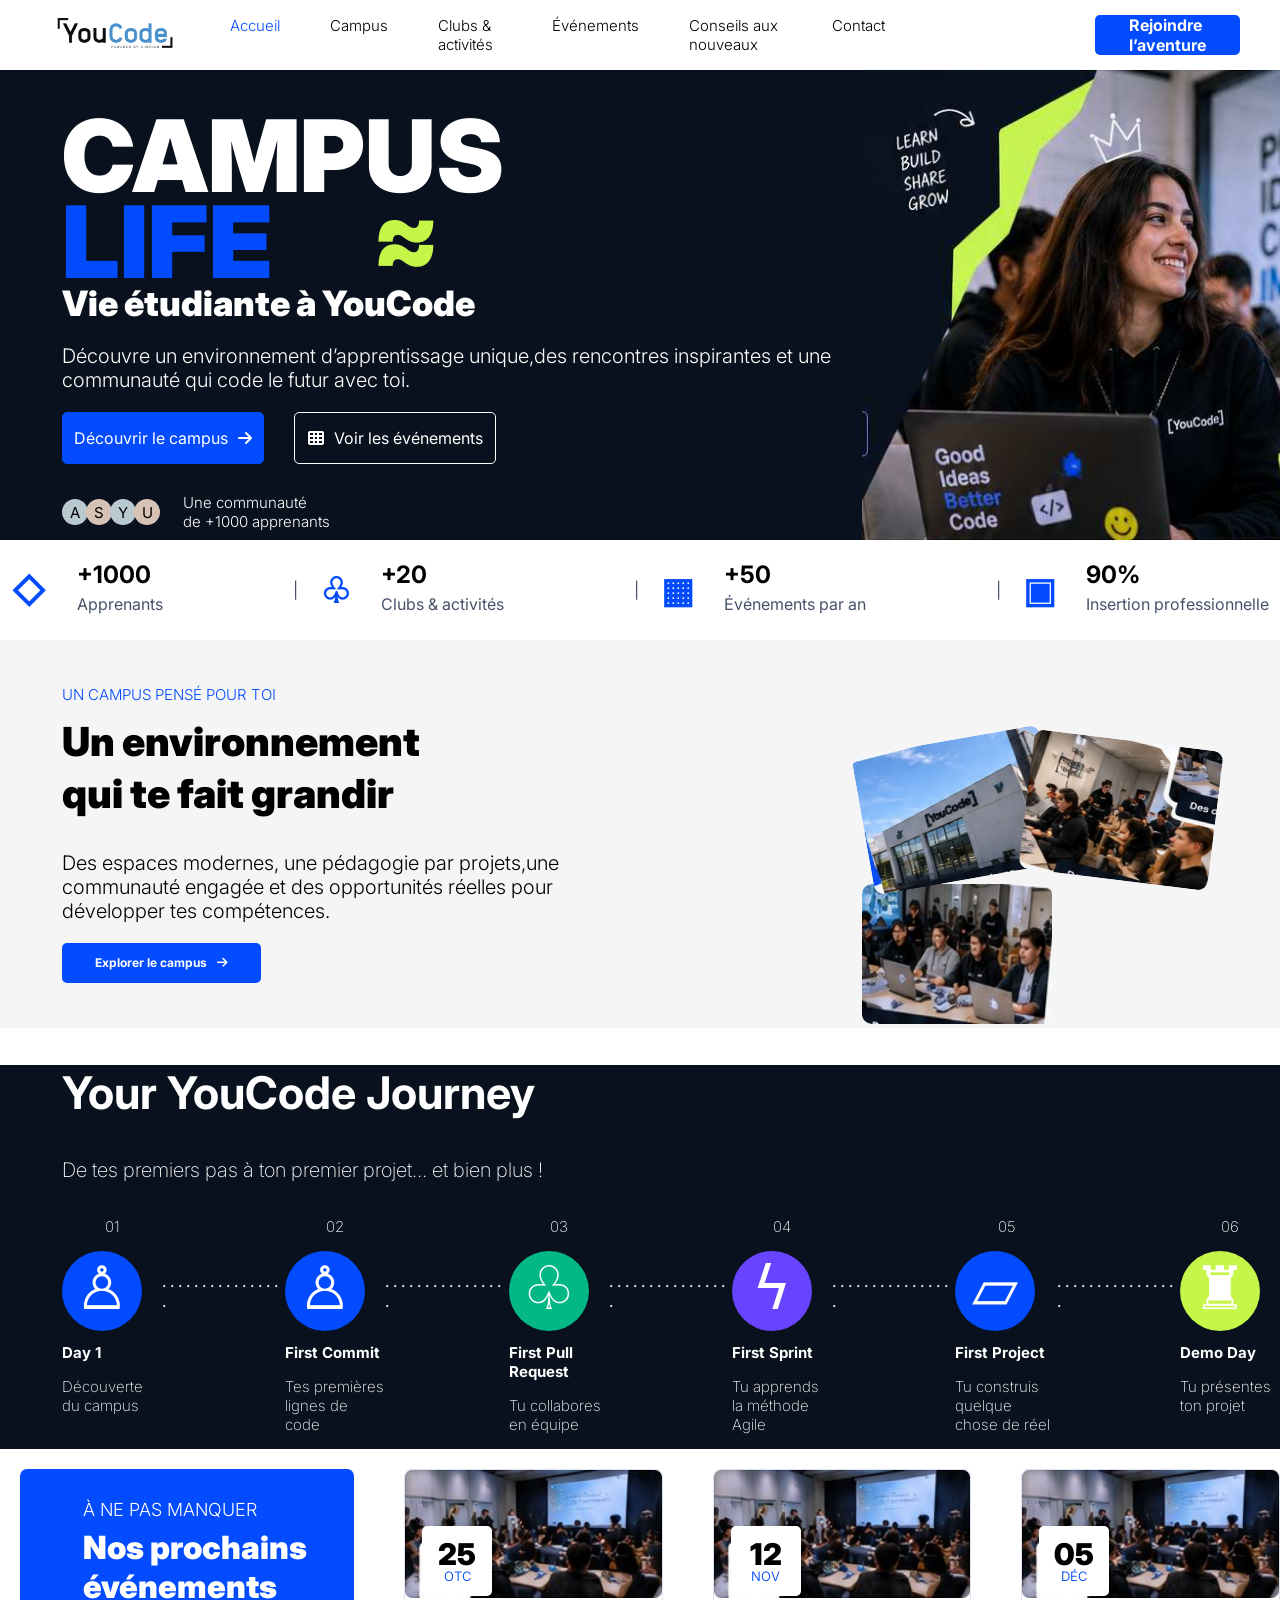
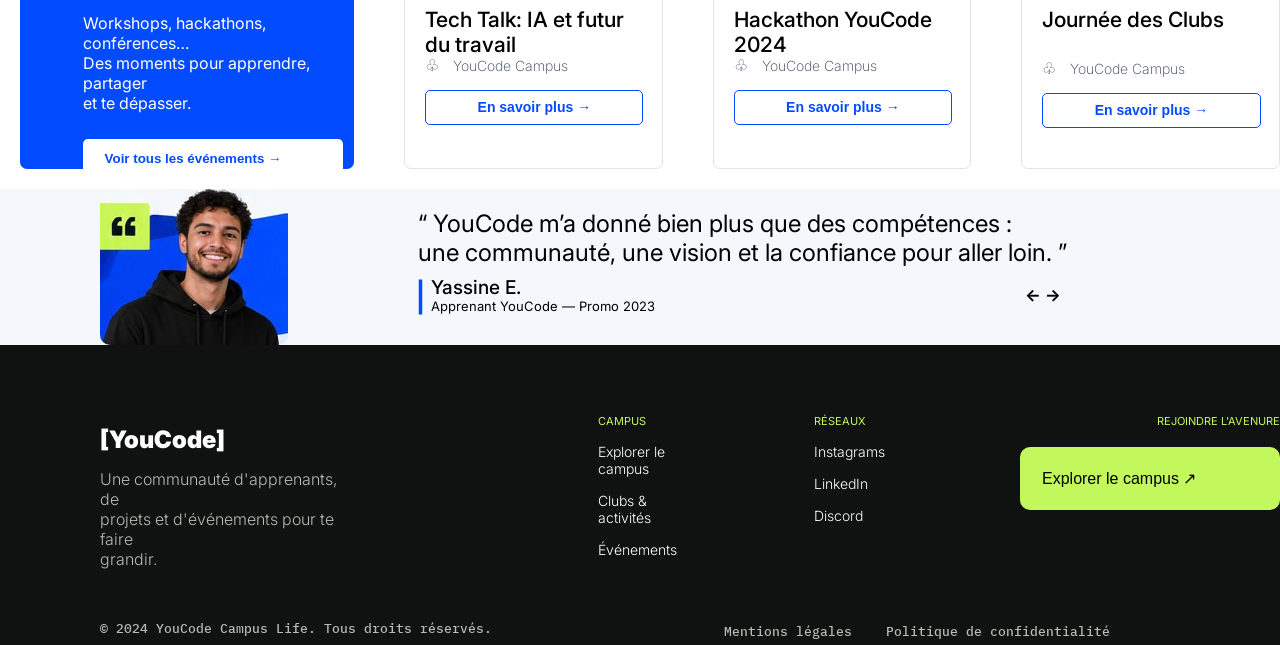
<file: Campus-life/index.html>
<!DOCTYPE html>
<html lang="en">

<head>
    <link rel="preconnect" href="https://fonts.googleapis.com">
    <link rel="preconnect" href="https://fonts.gstatic.com" crossorigin>
    <link
        href="https://fonts.googleapis.com/css2?family=Google+Sans:ital,opsz,wght@0,17..18,400..700;1,17..18,400..700&family=Inter:ital,opsz,wght@0,14..32,100..900;1,14..32,100..900&family=Isometra&display=swap"
        rel="stylesheet">
    <meta charset="UTF-8">
    <meta name="viewport" content="width=device-width, initial-scale=1.0">
    <link rel="preconnect" href="https://fonts.googleapis.com">
    <link rel="preconnect" href="https://fonts.gstatic.com" crossorigin>
    <link href="https://fonts.googleapis.com/css2?family=Google+Sans:ital,opsz,wght@0,17..18,400..700;1,17..18,400..700&family=IBM+Plex+Mono:ital,wght@0,100;0,200;0,300;0,400;0,500;0,600;0,700;1,100;1,200;1,300;1,400;1,500;1,600;1,700&family=Inter:ital,opsz,wght@0,14..32,100..900;1,14..32,100..900&family=Isometra&display=swap" rel="stylesheet">
    <link rel="stylesheet" href="https://cdnjs.cloudflare.com/ajax/libs/font-awesome/6.5.2/css/all.min.css">
    <link rel="stylesheet" href="style.css">
    <title>Document</title>
</head>

<body>
    <header>
        <a href="./index.html"><img class="logo" src="./assets/youcode_logo_dark.png" alt="Logo"></a>
        <nav class="nav-bar">
            <ul>
                <li><a href="./index.html" style="color: #034BFF;">Accueil</a></li>
                <li><a href="./campus.html">Campus</a></li>
                <li><a href="./clubs.html">Clubs & activités</a></li>
                <li><a href="./events.html">Événements</a></li>
                <li><a href="./advice.html">Conseils aux nouveaux</a></li>
                <li><a href="./contact.html">Contact</a></li>
            </ul>
        </nav>
        <a href="#" class="btn-join">Rejoindre <br> l’aventure </a>
    </header>
    <section class="middle_section">
        <div class="campus-content">
            <h1>CAMPUS</h1>
            <div style="display: flex; align-items: center;">
                <h1 style="margin-top: -35px;color: #034BFF;">LIFE</h1>
                <h1 style="margin-left: 100px;margin-top: -45px;color: #C7F64A;">≈</h1>
            </div>
            <h1 style="font-size: 35px; margin-top: -20px;">Vie étudiante à YouCode</h1>
            <p>Découvre un environnement d’apprentissage unique,des rencontres inspirantes et une communauté qui code le
                futur avec toi.</p>
            <section class="button-campus">
                <a href="" style="background-color: #034BFF;border: 1px solid #034BFF;">Découvrir le campus <i style="color: white; margin-left: 10px;" class="fa-solid fa-arrow-right"></i></a>
                <a href=""><i style="color: white; margin-right: 10px;" class="fa-solid fa-table-cells"></i> Voir les événements</a>
            </section>

            <div class="profils-container">
                <p style="background-color: #B8C9CF;">A</p>
                <p style="background-color: #D7C3B6;">S</p>
                <p style="background-color: #B8C9CF;">Y</p>
                <p style="background-color: #D7C3B6;">U</p>
                <div class="profils-stats">
                    <span>Une communauté <br> de +1000 apprenants</span>
                </div>
            </div>
        </div>
        <img src="./assets/5e478cdfb2598301883ad6cc78cef2d10b1388c6.jpg" class="campus-image" alt="Campus life">
    </section>
    <section class="stats">
        <div class="stats-container">
            <div class="stat">
                <div class="stat-icon">
                    <h1>◇</h1>
                </div>
                <div class="text-stats">
                    <h2>+1000</h2>
                    <p>Apprenants</p>
                </div>
                <span
                    style="justify-content: center;align-items: center;display: flex;margin-left: 100px;color: #47526A;">|</span>
            </div>
            <div class="stat">
                <div class="stat-icon">
                    <h1>♧</h1>
                </div>
                <div class="text-stats">
                    <h2>+20</h2>
                    <p>Clubs & activités</p>
                </div>
                <span
                    style="justify-content: center;align-items: center;display: flex;margin-left: 100px;color: #47526A;">|</span>

            </div>
            <div class="stat">
                <div class="stat-icon">
                    <h1>▦</h1>
                </div>
                <div class="text-stats">
                    <h2>+50</h2>
                    <p>Événements par an</p>
                </div>
                <span
                    style="justify-content: center;align-items: center;display: flex;margin-left: 100px;color: #47526A;">|</span>

            </div>
            <div class="stat">
                <div class="stat-icon">
                    <h1>▣</h1>
                </div>
                <div class="text-stats">
                    <h2>90%</h2>
                    <p>Insertion professionnelle</p>
                </div>
            </div>
        </div>
    </section>
    <section class="clubs-activities">
        <div class="campus-explorer">
            <h2>UN CAMPUS PENSÉ POUR TOI</h2>
            <h1>Un environnement</h1>
            <h1 style="margin-top: -30px;">qui te fait grandir</h1>
            <p>Des espaces modernes, une pédagogie par projets,une communauté engagée et des opportunités réelles pour
                développer tes compétences.</p>
            <a href="" class="btn-join" style="margin-left: 0; width: 169px; font-size:12px;">Explorer le campus<i style="color: white; margin-left: 10px;" class="fa-solid fa-arrow-right"></i></a>
        </div>
        <div class="campus-galery">

            <img src="./assets/bd5c78f0b0664c1204db4e164d79fe65be6ed1d2.jpg" style="transform: rotate(-10deg);"
                alt="Campus life">
            <img src="./assets/d06b6202139b1335087069e88427f166922d4e25.jpg"
                style="transform: rotate(7deg);margin-top: 100px;" alt="Campus life">
            <img src="./assets/503bd2fc34ba9e6c2afd23f845e8220012ca0e5b.jpg" alt="Campus life">
        </div>
    </section>
    <section class="journay">
        <div>
            <h2 class="journay-title">Your YouCode Journey</h2>
            <h3 class="sub-journay-title">De tes premiers pas à ton premier projet… et bien plus !</h3>
        </div>

        <div class="steps">


            <div class="journay_steps">
                <h3 class="step-title">01</h3>
                <div class="round-step-icon">
                    <span class="step-icon">♙</span>
                </div>
                <h2>Day 1</h2>
                <h3>Découverte <br>du campus</h3>
            </div>

            <div class="separator">
                <span>. . . . . . . . . . . . . . . .</span>
            </div>

            <div class="journay_steps">
                <h3 class="step-title">02</h3>
                <div class="round-step-icon">
                    <span class="step-icon">♙</span>
                </div>
                <h2>First Commit</h2>
                <h3>Tes premières<br>lignes de code</h3>
            </div>

            <div class="separator">
                <span>. . . . . . . . . . . . . . . .</span>
            </div>

            <div class="journay_steps">
                <h3 class="step-title">03</h3>
                <div class="round-step-icon" style="background-color: #04B886;">
                    <span class="step-icon">♧</span>
                </div>
                <h2>First Pull Request</h2>
                <h3>Tu collabores<br>en équipe</h3>
            </div>
            
            <div class="separator">
                <span>. . . . . . . . . . . . . . . .</span>
            </div>

            <div class="journay_steps">
                <h3 class="step-title">04</h3>
                <div class="round-step-icon" style="background-color: #6744FF;">
                    <span class="step-icon">ϟ</span>
                </div>
                <h2>First Sprint</h2>
                <h3>Tu apprends<br>la méthode Agile</h3>
            </div>
            <div class="separator">
                <span>. . . . . . . . . . . . . . . .</span>
            </div>
            
            <div class="journay_steps">
                <h3 class="step-title">05</h3>
                <div class="round-step-icon" style="background-color: #034BFF;">
                    <span class="step-icon">▱</span>
                </div>
                <h2>First Project</h2>
                <h3>Tu construis <br>quelque chose de réel</h3>
            </div>

            <div class="separator">
                <span>. . . . . . . . . . . . . . . .</span>
            </div>

            <div class="journay_steps">
                <h3 class="step-title">06</h3>
                <div class="round-step-icon" style="background-color: #C7F64A;">
                    <span class="step-icon">♜</span>
                </div>
                <h2>Demo Day</h2>
                <h3>Tu présentes<br>ton projet</h3>
            </div>

        </div>

    </section>

    <section class="date-parts">

        <div class="next-event">
            <h3>À NE PAS MANQUER</h3>
            <h2>Nos prochains événements</h2>
            <p>Workshops, hackathons, conférences… <br> Des moments pour apprendre, partager <br>et te dépasser.</p>
            <div class="show-all-events">
                <button><a href="">Voir tous les événements →</a></button>
            </div>
        </div>

        <div class="the-next-events">
            <div class="upper-banner">
                <img src="./assets/55a1d068585144ffdb52ed45b3aa01bc724a04f9.jpg" alt="">
                <div class="events-dates">
                    <div style="margin-top: 10px;">
                        <span class="calender-date-day">25</span>
                    </div>
                    <div style="margin-top: -7px; color: #034BFF;">
                        <span class="calender-date-month">OTC</span>
                    </div>
                </div>
            </div>
            <div class="event-title">
                <h2>Tech Talk: IA et futur</h2>
                <h2>du travail</h2>
            </div>
            <div class="campus-name">
                <h4 style="font-weight: 230;color: #47526A;">♧ <span style="margin-left: 10px;font-size: 14px;">YouCode Campus</span></h4>
            </div>
            <button class="event-btn-savoir-plus">
                <a href="">En savoir plus →</a>
            </button>
        </div>

        <div class="the-next-events">
            <div class="upper-banner">
                <img src="./assets/55a1d068585144ffdb52ed45b3aa01bc724a04f9.jpg" alt="">
                <div class="events-dates">
                    <div style="margin-top: 10px;">
                        <span class="calender-date-day">12</span>
                    </div>
                    <div style="margin-top: -7px; color: #034BFF;">
                        <span class="calender-date-month">NOV</span>
                    </div>
                </div>
            </div>
            <div class="event-title">
                <h2>Hackathon YouCode</h2>
                <h2>2024</h2>
            </div>
            <div class="campus-name">
                <h4 style="font-weight: 230;color: #47526A;">♧ <span style="margin-left: 10px;font-size: 14px;">YouCode Campus</span></h4>
            </div>
            <button class="event-btn-savoir-plus">
                <a href="">En savoir plus →</a>
            </button>
        </div>

        <div class="the-next-events">
            <div class="upper-banner">
                <img src="./assets/55a1d068585144ffdb52ed45b3aa01bc724a04f9.jpg" alt="">
                <div class="events-dates">
                    <div style="margin-top: 10px;">
                        <span class="calender-date-day">05</span>
                    </div>
                    <div style="margin-top: -7px; color: #034BFF;">
                        <span class="calender-date-month">DÉC</span>
                    </div>
                </div>
            </div>
            <div class="event-title">
                <h2>Journée des Clubs</h2>
                <h2>ㅤ</h2>
            </div>
            <div class="campus-name">
                <h4 style="font-weight: 230;color: #47526A;">♧ <span style="margin-left: 10px;font-size: 14px;">YouCode Campus</span></h4>
            </div>
            <button class="event-btn-savoir-plus">
                <a href="">En savoir plus →</a>
            </button>
        </div>

    </section>

    <section class="etudiant">
        <div class="elements">
            <img src="./assets/5688653841b9e48309e0742e034055d22930e3af.jpg" alt="">

            <div class="paragraph">
                <h2>“ YouCode m’a donné bien plus que des compétences :<br> une communauté, une vision et la confiance pour aller loin. ”</h2>
                <div style="display: flex;" class="infogroupe">
                    <div class="sepdown">

                    </div>
                    <div class="etudi-info">
                        <h3>Yassine E.</h3>
                        <h4>Apprenant YouCode — Promo 2023</h4>
                    </div>
                    <div class="skip">
                        <h5>← →</h5>
                    </div>
                </div>
            </div>
            
    </section>

    <footer class="footerend">
        <div class="footer-intern" style="display: flex;margin-left: 100px;">

        <div style="margin-top: 60px;display: flex;">
            <div class="Youcode_dec">
            <h2>[YouCode]</h2>
                <h4>Une communauté d'apprenants, de <br> projets et d'événements pour te faire <br> grandir.</h4>
            </div>
            <div class="sidefooter">
                <div class="campus">
                <h2>CAMPUS</h2>
                <div class="exploremenu">
                    <h3>Explorer le campus</h3>
                    <h3>Clubs & activités</h3>
                    <h3>Événements</h3>
                </div>
                </div>
                <div class="campus">
                <h2>RÉSEAUX</h2>
                <div class="exploremenu">
                    <h3>Instagrams</h3>
                    <h3>LinkedIn</h3>
                    <h3>Discord</h3>
                </div>
                </div>
                <div class="campus">
                <h2 class="JoinAv">REJOINDRE L'AVENURE</h2>
                <div class="exploremenu">
                    <button><a href="">Explorer le campus ↗</a></button>
                </div>
                </div>
                </div>
            </div>
            </div>
            <div class="endend">
                <span>© 2024 YouCode Campus Life. Tous droits réservés.</span>
                <div class="politicsdiv">
                    <a href="">Mentions légales</a>
                    <a href="">Politique de confidentialité</a>
                </div>
            </div>
    </footer>
</body>

</html>
</body>

</html>
</file>
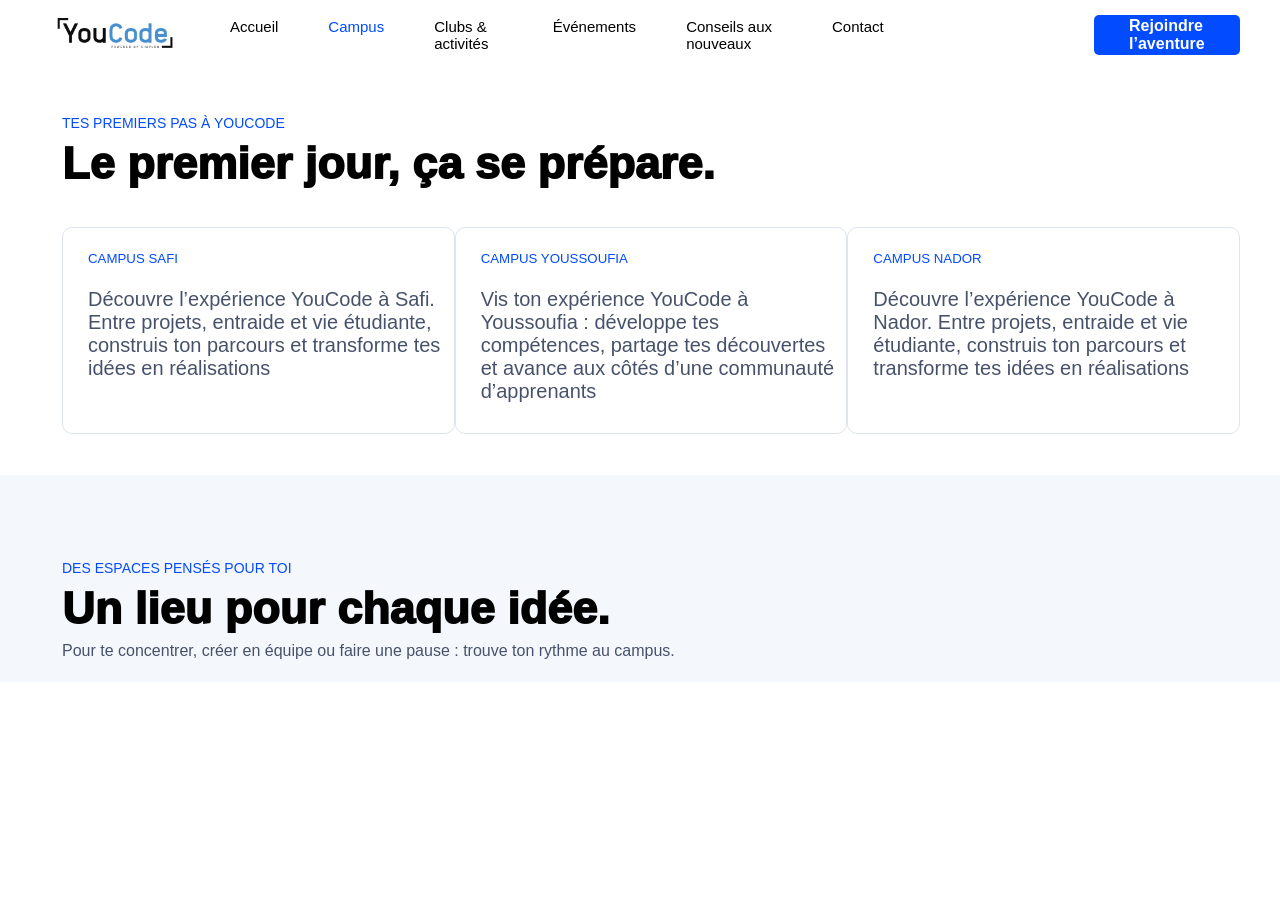
<file: Campus-life/campus.html>
<!DOCTYPE html>
<html lang="en">
<head>
    <meta charset="UTF-8">
    <meta name="viewport" content="width=device-width, initial-scale=1.0">
    <link rel="stylesheet" href="./style.css">
    <title>Document</title>
</head>
<body>
    <header>
        <a href="./index.html"><img class="logo" src="./assets/youcode_logo_dark.png" alt="Logo"></a>
        <nav class="nav-bar">
            <ul>
                <li><a href="./index.html">Accueil</a></li>
                <li><a href="./campus.html" style="color: #034BFF;">Campus</a></li>
                <li><a href="./clubs.html">Clubs & activités</a></li>
                <li><a href="./events.html">Événements</a></li>
                <li><a href="./advice.html">Conseils aux nouveaux</a></li>
                <li><a href="./contact.html">Contact</a></li>
            </ul>
        </nav>
        <a href="#" class="btn-join">Rejoindre <br> l’aventure </a>
    </header>
    <section class="firstday">
        <div class="firstdaycontainer">
            <h3 class="section-sub-title">TES PREMIERS PAS À YOUCODE</h3>
            <h2>Le premier jour, ça se prépare.</h2>

            <div class="conseil-container">
                <div class="conseil">
                    <div class="leconseil">
                        <h5>CAMPUS SAFI</h5>
                        <p>Découvre l’expérience YouCode à Safi. Entre projets, entraide et vie étudiante, construis ton parcours et transforme tes idées en réalisations</p>
                    </div>
                </div>
                <div class="conseil">
                    <div class="leconseil">
                        <h5>CAMPUS YOUSSOUFIA</h5>
                        <p>Vis ton expérience YouCode à Youssoufia : développe tes compétences, partage tes découvertes et avance aux côtés d’une communauté d’apprenants</p>
                    </div>
                </div>
                <div class="conseil">
                    <div class="leconseil">
                        <h5>CAMPUS NADOR</h5>
                        <p>Découvre l’expérience YouCode à Nador. Entre projets, entraide et vie étudiante, construis ton parcours et transforme tes idées en réalisations</p>
                    </div>
                </div>
            </div>
        </div>
    </section>

    <section class="places">
        <div class="section-title">
                <h3 class="section-sub-title">DES ESPACES PENSÉS POUR TOI</h3>
                <h2>Un lieu pour chaque idée.</h2>
                <h4>Pour te concentrer, créer en équipe ou faire une pause : trouve ton rythme au campus.</h4>
        </div>
    </section>

</body>
</html>
</file>
<file: Campus-life/style.css>
.inter {
  font-family: "Inter", sans-serif;
  font-optical-sizing: auto;
  font-weight: 200;
  font-style: normal;
}
body {
    margin: 0;
    font-family: "Inter", sans-serif;
}
header {
    display: flex;
    justify-content: space-between;
    align-items: center;
}
ul {
    display: flex;
    gap: 50px;
    list-style-type: none;
    margin-right: 170px;
}
.nav-bar ul li{
    text-decoration: none;
    font-weight: 300;
    font-size: 15px;
}
.nav-bar ul li a{
    text-decoration: none;
    color: black;
}
.nav-bar ul li a:hover {
    color: #034BFF;
    cursor: pointer;
}
.logo{
    width: 150px;
    margin-left: 40px;
}
.btn-join {
    background-color: #034BFF;
    color: white;
    text-decoration: none;
    padding: 15px 15px;
    width: 130px;
    height: 10px;
    display: flex;
    justify-content: center;
    align-items: center;
    border-radius: 5px;
    margin: 15px 40px;
    font-weight: bold;
}
.middle_section {
    background-color: #08111D;
    display: flex;
}
.campus-image {
    width: 45%;
}
.campus-content {
    margin-left: 62px;
    margin-top: 25px;
}
.campus-content h1 {
    font-weight: 900;
    color: white;
    font-size: 100px;
    margin:0;
}
.campus-content p {
    color: white;
    font-weight: 300;
    font-size: 20px;
    width: 800px;
}
.button-campus{
    display: flex;
    gap: 30px;
}
.button-campus a {
    border: 1px solid white;
    width: 200px;
    height: 50px;
    text-decoration: none;
    color: white;
    text-align: center;
    align-items: center;
    justify-content: center;
    display: flex;
    border-radius: 5px;
}
.profils-container {
    margin-top: 20px;
    display: flex;
}
.profils-container p{
    width: 26px;
    height: 26px;
    font-weight: 400;
    margin-right: -2px;
    border-radius: 50%;
    text-align: center;
    align-items: center;
    justify-content: center;
    display: flex;
    color: black;
    font-size: 15px;
}
.profils-stats {
    justify-content: center;
    align-items: center;
    display:flex;
    margin-left: 25px;
}
.profils-stats span{
    font-weight: 300;
    font-size: 15px;
    margin-right: 20px;
    color: white;
}
.stats-container {
    display: flex;
    justify-content: space-around;

}
.stat {
    display: flex;
    gap: 30px;
}
.stat h2 {
    font-weight: bold;
}
.stat p {
    margin-top: -15px;
    color: #47526A;
}
.stat-icon h1 {
    color: #034BFF;
    font-size: 35px;
    font-weight: bold;
}
.clubs-activities {
    display: flex;
    background-color: #F5F5F5;
}
.campus-explorer{
    margin-left: 62px;
}
.campus-explorer h1 {
    font-weight: 900;
    font-size: 40px;
    margin-top: 0px;
}
.campus-explorer h2 {
    margin-top: 45px;
    font-weight: 300;
    font-size: 15px;
    color: #034BFF;
}
.campus-explorer p {
    font-weight: 300;
    font-size: 20px;
    width: 500px;
}
.campus-galery {
    margin-left: 300px;
}
.campus-galery img{
    width: 190px;
    height: 140px;
    border-radius: 10px;
    margin-right: -30px;
    justify-content: around;
}
.journay {
    
    background-color: #08111D;
}
.journay-title {
    color: white;
    font-size: 45px;
    margin-left: 62px;
}
.sub-journay-title{
    margin-left: 62px;
    color: white;
    font-size: 20px;
    font-weight: 200;
}
.steps{
    display: flex;
    margin-left: 62px;
}
.journay_steps span {
    color: white;
    font-size: 60px;
}
.step-title {
    text-align: center;
    justify-content: center;
    color: white;
}
.step-icon {
    display: flex;
    justify-content: center;
    text-align: center;
}
.round-step-icon {
    width: 80px;
    height: 80px;
    border-radius: 50%;
    background-color: #034BFF;
}
.journay_steps h2 {
    font-weight: 700;
    color: white;
    font-size: 15px;
    width: 100px;
}
.journay_steps h3 {
    font-weight: 200;
    color: white;
    font-size: 15px;

}
.separator {
    display: flex;
    align-items: center;
    width: 190px;
    margin-top: -70px;
}
.separator span {
    color: white;
    margin-left: 0px;
}
.next-event *{
    margin-left: 63px;
    color: white;
}
.date-parts {
    display: flex;
    margin-top: 20px;
}
.next-event{
    background-color: #034BFF;
    border-radius: 7px;
    width: 430px;
    height: 300px;
    margin-left: 20px;
}
.next-event h2 {
    font-size: 32px;
    font-weight: 1000;
    margin-top: -10px;
}
.next-event p {
    margin-top: -20px;
}
.show-all-events {
    height: 100px;
}
.show-all-events button a {
    margin: 0px;
    text-decoration: none;
    color: #034BFF;
    font-weight: bold;
    margin-left: -40px;
}
.show-all-events button{
    background-color: white;
    height: 40px;
    margin: 0px;
    width: 260px;
    border-radius: 5px;
    border: none;
    margin-top: 10px;
}
.next-event h3 {
    font-weight: 300;
    font-size: 18px;
    margin-top: 30px;
}
.the-next-events{
    border-radius: 7px;
    border: 1px solid #DDE4F0;
    width: 330px;
    margin-left: 50px;
}
.upper-banner img{
    border-radius: 7px;
    width: 100%;
}
.events-dates {
    width: 70px;
    height: 70px;
    text-align: center;
    background-color: white;
    border-radius: 5px;
    position: absolute;
    margin-top: -76px;
    margin-left: 17px;
}
.calender-date-day {
    font-weight: 1000;
    font-size: 30px;
}
.calender-date-month {
    font-size: 13px;
    font-weight: 350;
    margin-top: 100px;
}
.the-next-events h2{
    margin: 0;
    font-weight: 520;
    margin-left: 20px;
    font-size: 21px;
}
.event-btn-savoir-plus {
    border: 1px solid #034BFF;
    margin-top: -10px;
    height: 35px;
    width: 85%;
    border-radius: 5px;
    margin-left:20px;
    background-color: white;
}
.event-btn-savoir-plus a {
    font-size: 14px;
    text-decoration: none;
    width: 90px;
    color: #034BFF;
    font-weight: bold;
}
.event-title {
    margin-top: 5px;
}
.campus-name {
    margin-top: -23px;
    margin-left: 20px;
}
.etudiant {
    display: flex;
    background-color: #F4F7FC;
}
.elements {
    display: flex;
}
.elements img {
    scale: 1;
    margin-left: 100px;
    border-radius: 10px;
}
.paragraph {
    margin-left: 130px;
}
.etudiant {
    margin-top: 20px;
}
.sepdown {
    scale: 0.7;
    width: 5px;
    height: 50px;
    margin-top: 15px;
    background-color: #034BFF;
}
.etudi-info{
    margin-left: 8px;
}
.paragraph h2 {
    font-weight: 400;
}
.infogroupe{
    margin-top: -30px;
}
.etudi-info h3 {
    font-size: 19px;
    font-weight: 500;
}
.etudi-info h4 {
    margin-top: -20px;
    font-weight: 400;
    font-size: 13px;
}
.skip {
    margin-left: 370px;
    font-size: 20px;
}

.footerend {
    background-color: #101211;
    height: 300px;
}
.footer-intern {
    display: flex;
}
.Youcode_dec h2 {
    color: white;
    font-weight: 900;
}
.Youcode_dec h4 {
    color: #B2BDB3;
    font-weight: 300;
    margin-top: -5px;
}

.campus h2{
    color: #C3F85C;
    font-size: 11px;
    font-weight: 400;
}
.exploremenu h3 {
    margin: 15px;
    font-size: 14px;
    color: white;
    font-weight: 300;
    margin-left: 0px
    
}
.sidefooter {
    display: flex;
    margin-left: 120px;
}
.campus {
    margin-left: 120px;
}
.JoinAv {
    display: flex;
    justify-content: end;
}
.exploremenu button {
    border: none;
    background-color: #C3F85C;
    width: 260px;
    height: 63px;
    border-radius: 10px;
    margin-top: 10px;
}
.exploremenu a {
    text-decoration: none;
    color: black;
    font-size: 16px;
    display: flex;
    margin-left: 16px;
    font-weight: 500;
}
.endend {
    display: flex;
    justify-content: space-between;
    margin: 100px;
    margin-top: 30px;
}
.endend span {
    color: #B2BDB3;
    font-family:"IBM Plex Mono", monospace;
    font-size: 13px;
    font-weight: 500;
}
.endend a {
    color: #B2BDB3;
    font-family:"IBM Plex Mono", monospace;
    font-size: 13px;
    font-weight: 500;
    text-decoration: none;
    margin-left: 30px;
}
.politicsdiv {
    margin-right: 70px;
}
.firstdaycontainer {
    margin-top: 20px;
    margin-left: 62px;
    margin-right: 40px;
    height: 360px;
}
.firstday {
}
.firstday h3 {
    margin-top: 45px;
    font-weight: 300;
    font-size: 15px;
    color: #034BFF;
    font-weight: 100;
    font-size: 14px;
}
.section-sub-title {
    margin-top: 45px;
    font-weight: 300;
    font-size: 15px;
    color: #034BFF;
    font-weight: 100;
    font-size: 14px;
}
.firstday h2 {
    font-size: 45px;
    font-weight: 1000;
    margin-top: -7px;
}
.conseil {
    border: 1px solid #DDE4F0;
    border-radius: 10px;
    width: 430px;
    height: 205px;
}
.leconseil {
    margin-left: 25px;
}
.conseil h5 {
    color: #034BFF;
    font-weight: 400;
}
.conseil p {
    color: #47526A;
    font-size: 20px;
    font-weight: 100;
}
.conseil-container {
    display: flex;
    justify-content: space-between;
}
.places {
    display: flex;
    background-color: #F4F7FC;
}
.section-title {
    margin-left: 62px;
    margin-top: 40px;
}
.section-title h2 {
    font-size: 45px;
    font-weight: 1000;
    margin-top: -7px;
}
.section-title h4 {
    margin-top: -30px;
    color: #47526A;
    font-weight: 100;
}
</file>
